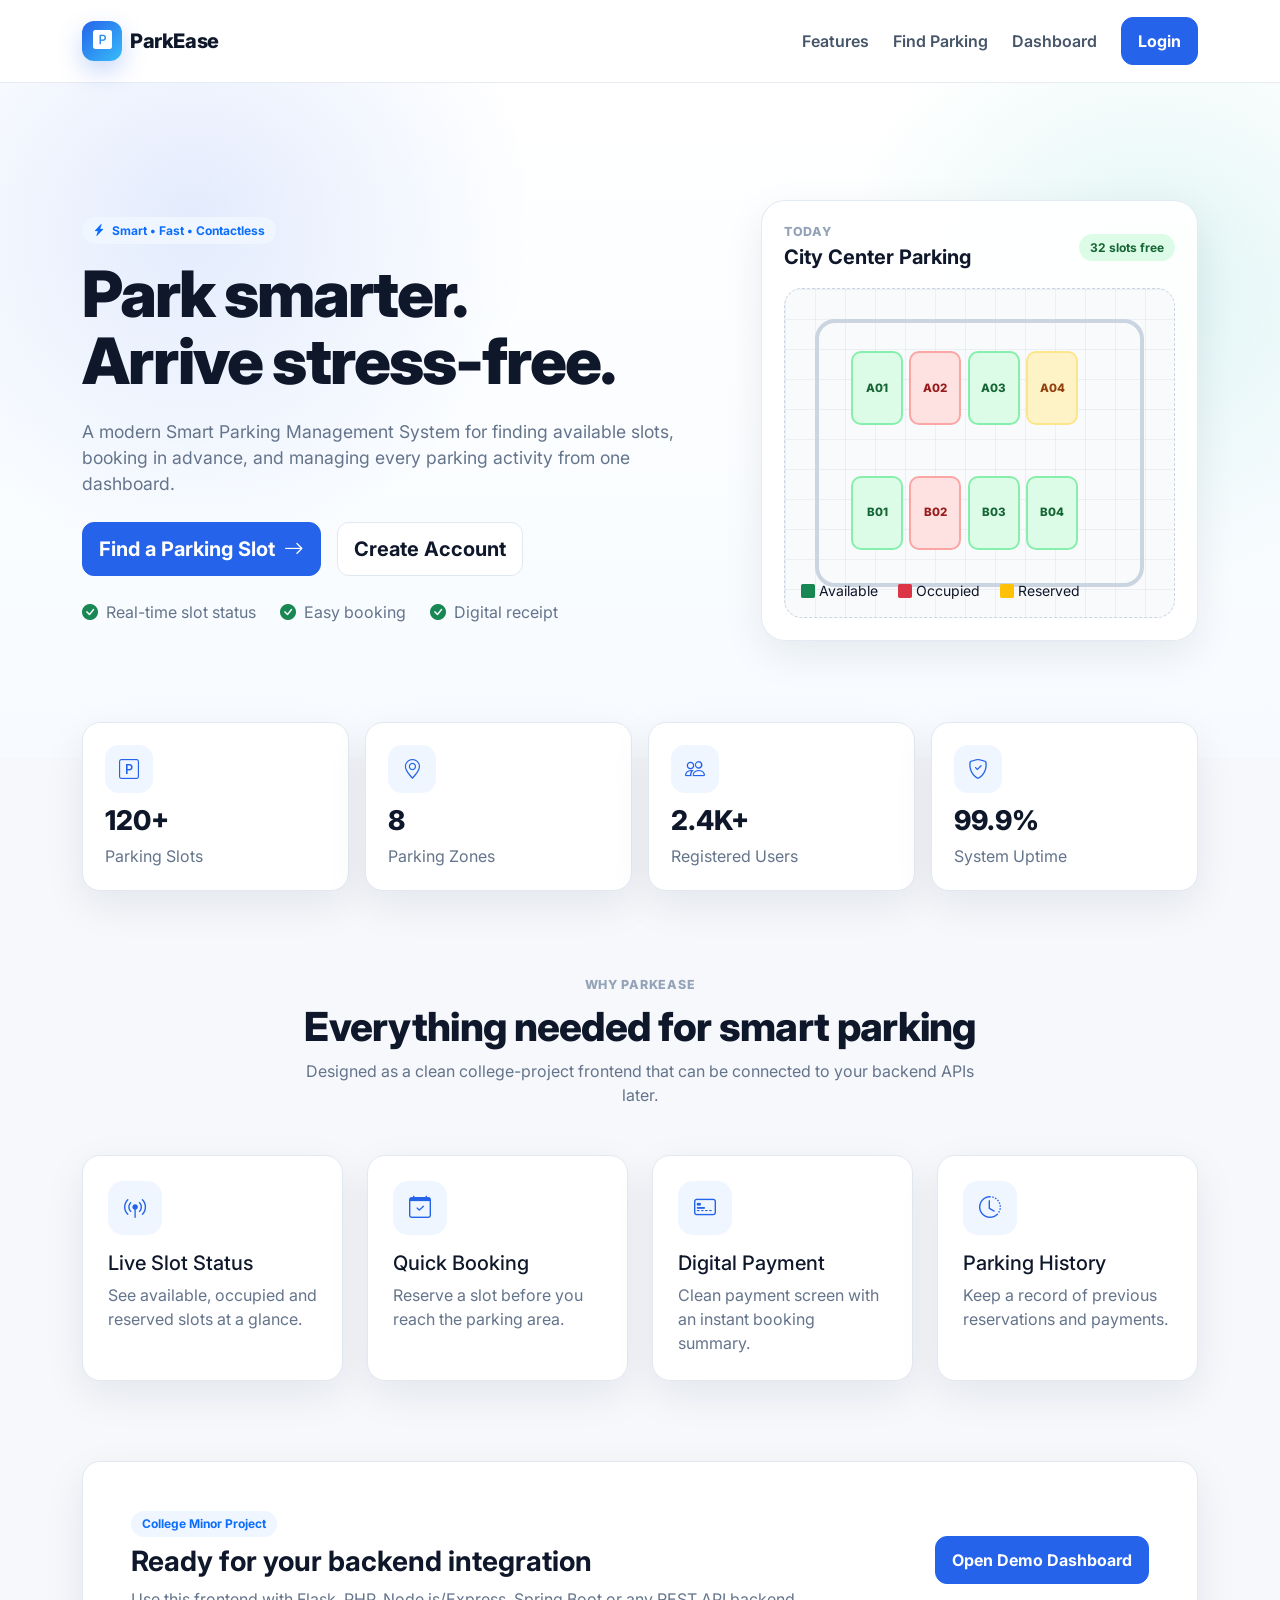
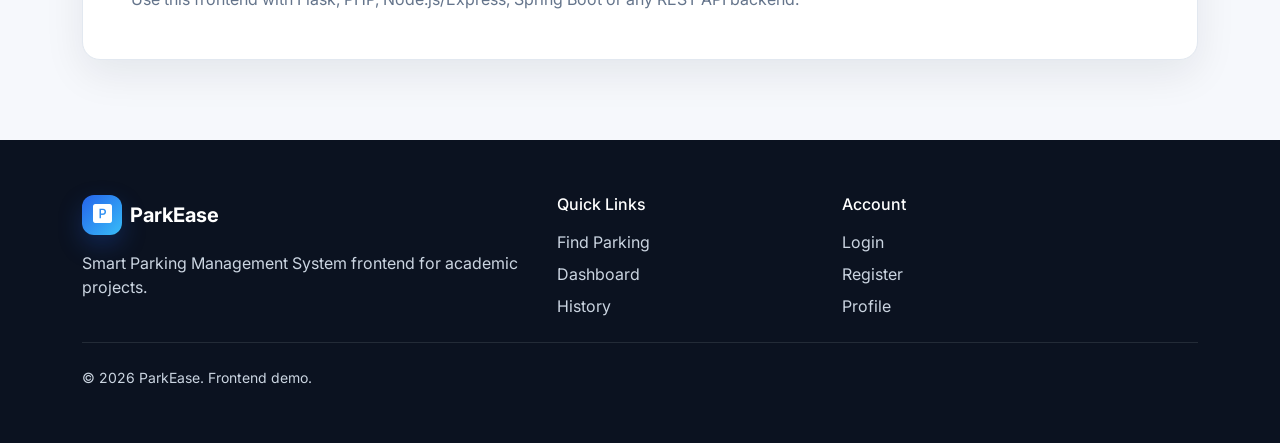
<file: Smart_Parking_Management_System_Frontend_Random_Names/index.html>
<!doctype html>
<html lang="en">
<head>
  <meta charset="utf-8">
  <meta name="viewport" content="width=device-width,initial-scale=1">
  <title>ParkEase — Smart Parking Management</title>
  <meta name="description" content="Smart Parking Management System frontend">
  <link rel="preconnect" href="https://fonts.googleapis.com">
  <link rel="preconnect" href="https://fonts.gstatic.com" crossorigin>
  <link href="https://fonts.googleapis.com/css2?family=Inter:wght@400;500;600;700;800&display=swap" rel="stylesheet">
  <link href="https://cdn.jsdelivr.net/npm/bootstrap@5.3.3/dist/css/bootstrap.min.css" rel="stylesheet">
  <link href="https://cdn.jsdelivr.net/npm/bootstrap-icons@1.11.3/font/bootstrap-icons.css" rel="stylesheet">
  <link rel="stylesheet" href="assets/css/style.css">
</head>
<body>
<nav class="navbar navbar-expand-lg navbar-custom">
  <div class="container py-2">
    <a class="navbar-brand d-flex align-items-center gap-2" href="index.html">
      <span class="brand-mark"><i class="bi bi-p-square-fill"></i></span>
      <span class="brand-text">ParkEase</span>
    </a>
    <button class="navbar-toggler" data-bs-toggle="collapse" data-bs-target="#nav"><span class="navbar-toggler-icon"></span></button>
    <div id="nav" class="collapse navbar-collapse">
      <ul class="navbar-nav ms-auto align-items-lg-center gap-lg-2">
        <li class="nav-item"><a class="nav-link" href="#features">Features</a></li>
        <li class="nav-item"><a class="nav-link" href="parking.html">Find Parking</a></li>
        <li class="nav-item"><a class="nav-link" href="dashboard.html">Dashboard</a></li>
        <li class="nav-item ms-lg-2"><a class="btn btn-primary-custom" href="login.html">Login</a></li>
      </ul>
    </div>
  </div>
</nav>

<section class="hero">
  <div class="container py-5">
    <div class="row align-items-center g-5">
      <div class="col-lg-7">
        <span class="badge badge-soft bg-soft text-primary mb-3"><i class="bi bi-lightning-charge-fill me-1"></i> Smart • Fast • Contactless</span>
        <h1 class="hero-title mb-4">Park smarter.<br>Arrive stress-free.</h1>
        <p class="hero-subtitle mb-4">A modern Smart Parking Management System for finding available slots, booking in advance, and managing every parking activity from one dashboard.</p>
        <div class="d-flex flex-wrap gap-3">
          <a href="parking.html" class="btn btn-primary-custom btn-lg">Find a Parking Slot <i class="bi bi-arrow-right ms-1"></i></a>
          <a href="register.html" class="btn btn-outline-custom btn-lg">Create Account</a>
        </div>
        <div class="d-flex flex-wrap gap-4 mt-4 text-muted-custom">
          <span><i class="bi bi-check-circle-fill text-success me-1"></i> Real-time slot status</span>
          <span><i class="bi bi-check-circle-fill text-success me-1"></i> Easy booking</span>
          <span><i class="bi bi-check-circle-fill text-success me-1"></i> Digital receipt</span>
        </div>
      </div>
      <div class="col-lg-5">
        <div class="hero-card">
          <div class="d-flex justify-content-between align-items-center mb-3">
            <div><div class="small-label">Today</div><div class="fw-bold fs-5">City Center Parking</div></div>
            <span class="badge badge-soft badge-available">32 slots free</span>
          </div>
          <div class="map-placeholder" style="min-height:330px">
            <div class="parking-lot"></div>
            <div class="map-spot avail" style="left:17%;top:19%">A01</div>
            <div class="map-spot occ" style="left:32%;top:19%">A02</div>
            <div class="map-spot avail" style="left:47%;top:19%">A03</div>
            <div class="map-spot res" style="left:62%;top:19%">A04</div>
            <div class="map-spot avail" style="left:17%;top:57%">B01</div>
            <div class="map-spot occ" style="left:32%;top:57%">B02</div>
            <div class="map-spot avail" style="left:47%;top:57%">B03</div>
            <div class="map-spot avail" style="left:62%;top:57%">B04</div>
            <div class="position-absolute bottom-0 start-0 p-3 small">
              <span class="me-3"><i class="bi bi-square-fill text-success"></i> Available</span>
              <span class="me-3"><i class="bi bi-square-fill text-danger"></i> Occupied</span>
              <span><i class="bi bi-square-fill text-warning"></i> Reserved</span>
            </div>
          </div>
        </div>
      </div>
    </div>
  </div>
</section>

<section class="stats-strip">
  <div class="container">
    <div class="row g-3">
      <div class="col-md-3"><div class="stat-card"><div class="stat-icon"><i class="bi bi-p-square"></i></div><div class="stat-value">120+</div><div class="text-muted-custom">Parking Slots</div></div></div>
      <div class="col-md-3"><div class="stat-card"><div class="stat-icon"><i class="bi bi-geo-alt"></i></div><div class="stat-value">8</div><div class="text-muted-custom">Parking Zones</div></div></div>
      <div class="col-md-3"><div class="stat-card"><div class="stat-icon"><i class="bi bi-people"></i></div><div class="stat-value">2.4K+</div><div class="text-muted-custom">Registered Users</div></div></div>
      <div class="col-md-3"><div class="stat-card"><div class="stat-icon"><i class="bi bi-shield-check"></i></div><div class="stat-value">99.9%</div><div class="text-muted-custom">System Uptime</div></div></div>
    </div>
  </div>
</section>

<section id="features" class="section-pad">
  <div class="container">
    <div class="text-center mb-5">
      <span class="small-label">Why ParkEase</span>
      <h2 class="section-title display-6 mt-2">Everything needed for smart parking</h2>
      <p class="text-muted-custom mx-auto" style="max-width:680px">Designed as a clean college-project frontend that can be connected to your backend APIs later.</p>
    </div>
    <div class="row g-4">
      <div class="col-md-6 col-lg-3"><div class="feature-card"><div class="feature-icon mb-3"><i class="bi bi-broadcast-pin"></i></div><h5>Live Slot Status</h5><p class="text-muted-custom mb-0">See available, occupied and reserved slots at a glance.</p></div></div>
      <div class="col-md-6 col-lg-3"><div class="feature-card"><div class="feature-icon mb-3"><i class="bi bi-calendar-check"></i></div><h5>Quick Booking</h5><p class="text-muted-custom mb-0">Reserve a slot before you reach the parking area.</p></div></div>
      <div class="col-md-6 col-lg-3"><div class="feature-card"><div class="feature-icon mb-3"><i class="bi bi-credit-card-2-front"></i></div><h5>Digital Payment</h5><p class="text-muted-custom mb-0">Clean payment screen with an instant booking summary.</p></div></div>
      <div class="col-md-6 col-lg-3"><div class="feature-card"><div class="feature-icon mb-3"><i class="bi bi-clock-history"></i></div><h5>Parking History</h5><p class="text-muted-custom mb-0">Keep a record of previous reservations and payments.</p></div></div>
    </div>
  </div>
</section>

<section class="section-pad pt-0">
  <div class="container">
    <div class="panel p-4 p-lg-5">
      <div class="row align-items-center g-4">
        <div class="col-lg-8">
          <span class="badge badge-soft bg-soft text-primary mb-2">College Minor Project</span>
          <h3 class="fw-bold">Ready for your backend integration</h3>
          <p class="text-muted-custom mb-0">Use this frontend with Flask, PHP, Node.js/Express, Spring Boot or any REST API backend.</p>
        </div>
        <div class="col-lg-4 text-lg-end"><a href="dashboard.html" class="btn btn-primary-custom">Open Demo Dashboard</a></div>
      </div>
    </div>
  </div>
</section>

<footer class="footer">
  <div class="container">
    <div class="row g-4">
      <div class="col-lg-5"><div class="d-flex align-items-center gap-2 mb-3"><span class="brand-mark"><i class="bi bi-p-square-fill"></i></span><span class="text-white fw-bold fs-5">ParkEase</span></div><p class="mb-0">Smart Parking Management System frontend for academic projects.</p></div>
      <div class="col-6 col-lg-3"><h6 class="text-white">Quick Links</h6><div class="d-flex flex-column gap-2 mt-3"><a href="parking.html">Find Parking</a><a href="dashboard.html">Dashboard</a><a href="history.html">History</a></div></div>
      <div class="col-6 col-lg-4"><h6 class="text-white">Account</h6><div class="d-flex flex-column gap-2 mt-3"><a href="login.html">Login</a><a href="register.html">Register</a><a href="profile.html">Profile</a></div></div>
    </div>
    <hr class="border-secondary my-4">
    <div class="small">© <span data-year></span> ParkEase. Frontend demo.</div>
  </div>
</footer>
<script src="https://cdn.jsdelivr.net/npm/bootstrap@5.3.3/dist/js/bootstrap.bundle.min.js"></script>
<script src="assets/js/app.js"></script>
</body>
</html>
</file>
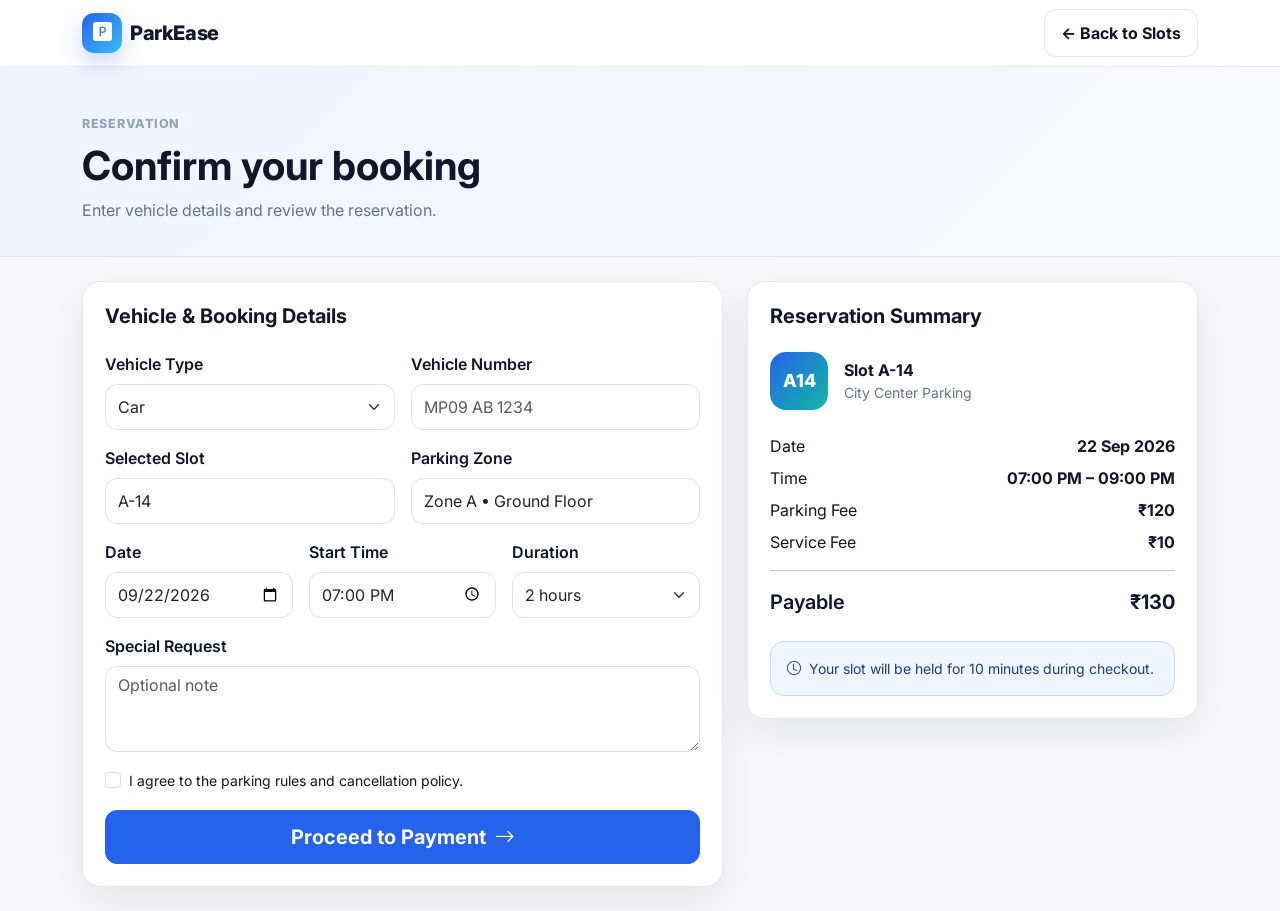
<file: Smart_Parking_Management_System_Frontend_Random_Names/booking.html>
<!doctype html>
<html lang="en"><head>
<meta charset="utf-8"><meta name="viewport" content="width=device-width,initial-scale=1">
<title>Book Slot — ParkEase</title>
<link href="https://fonts.googleapis.com/css2?family=Inter:wght@400;500;600;700;800&display=swap" rel="stylesheet">
<link href="https://cdn.jsdelivr.net/npm/bootstrap@5.3.3/dist/css/bootstrap.min.css" rel="stylesheet">
<link href="https://cdn.jsdelivr.net/npm/bootstrap-icons@1.11.3/font/bootstrap-icons.css" rel="stylesheet">
<link rel="stylesheet" href="assets/css/style.css">
</head><body>
<nav class="navbar navbar-custom"><div class="container"><a class="navbar-brand d-flex align-items-center gap-2" href="index.html"><span class="brand-mark"><i class="bi bi-p-square-fill"></i></span><span class="brand-text">ParkEase</span></a><a href="parking.html" class="btn btn-outline-custom">← Back to Slots</a></div></nav>
<section class="page-header"><div class="container"><div class="small-label">Reservation</div><h1 class="fw-bold mt-2 mb-2">Confirm your booking</h1><p class="text-muted-custom mb-0">Enter vehicle details and review the reservation.</p></div></section>
<main class="container py-4"><div class="row g-4">
<div class="col-lg-7"><div class="panel"><h5 class="fw-bold mb-4">Vehicle & Booking Details</h5>
<form id="bookingForm">
<div class="row g-3">
<div class="col-md-6"><label class="form-label fw-semibold">Vehicle Type</label><select class="form-select"><option>Car</option><option>Bike</option><option>EV Car</option></select></div>
<div class="col-md-6"><label class="form-label fw-semibold">Vehicle Number</label><input class="form-control" placeholder="MP09 AB 1234" required></div>
<div class="col-md-6"><label class="form-label fw-semibold">Selected Slot</label><input id="selectedSlot" class="form-control" value="A-14" readonly></div>
<div class="col-md-6"><label class="form-label fw-semibold">Parking Zone</label><input class="form-control" value="Zone A • Ground Floor" readonly></div>
<div class="col-md-4"><label class="form-label fw-semibold">Date</label><input type="date" class="form-control" value="2026-09-22"></div>
<div class="col-md-4"><label class="form-label fw-semibold">Start Time</label><input type="time" class="form-control" value="19:00"></div>
<div class="col-md-4"><label class="form-label fw-semibold">Duration</label><select class="form-select"><option>2 hours</option><option>3 hours</option><option>4 hours</option><option>5 hours</option></select></div>
<div class="col-12"><label class="form-label fw-semibold">Special Request</label><textarea class="form-control" rows="3" placeholder="Optional note"></textarea></div>
<div class="col-12"><div class="form-check"><input class="form-check-input" type="checkbox" required id="terms"><label for="terms" class="form-check-label small">I agree to the parking rules and cancellation policy.</label></div></div>
<div class="col-12"><button class="btn btn-primary-custom btn-lg w-100">Proceed to Payment <i class="bi bi-arrow-right ms-1"></i></button></div>
</div>
</form>
</div></div>
<div class="col-lg-5"><div class="panel sticky-lg-top" style="top:92px"><h5 class="fw-bold">Reservation Summary</h5>
<div class="d-flex align-items-center gap-3 my-4"><div class="profile-avatar" style="width:58px;height:58px;border-radius:16px;font-size:18px">A14</div><div><div class="fw-bold">Slot A-14</div><div class="small text-muted-custom">City Center Parking</div></div></div>
<div class="d-flex justify-content-between mb-2"><span>Date</span><strong>22 Sep 2026</strong></div>
<div class="d-flex justify-content-between mb-2"><span>Time</span><strong>07:00 PM – 09:00 PM</strong></div>
<div class="d-flex justify-content-between mb-2"><span>Parking Fee</span><strong>₹120</strong></div>
<div class="d-flex justify-content-between mb-2"><span>Service Fee</span><strong>₹10</strong></div><hr>
<div class="d-flex justify-content-between fs-5"><span class="fw-semibold">Payable</span><strong>₹130</strong></div>
<div class="alert-soft p-3 mt-4 small"><i class="bi bi-clock me-1"></i> Your slot will be held for 10 minutes during checkout.</div>
</div></div></div></main>
<script src="assets/js/app.js"></script></body></html>
</file>
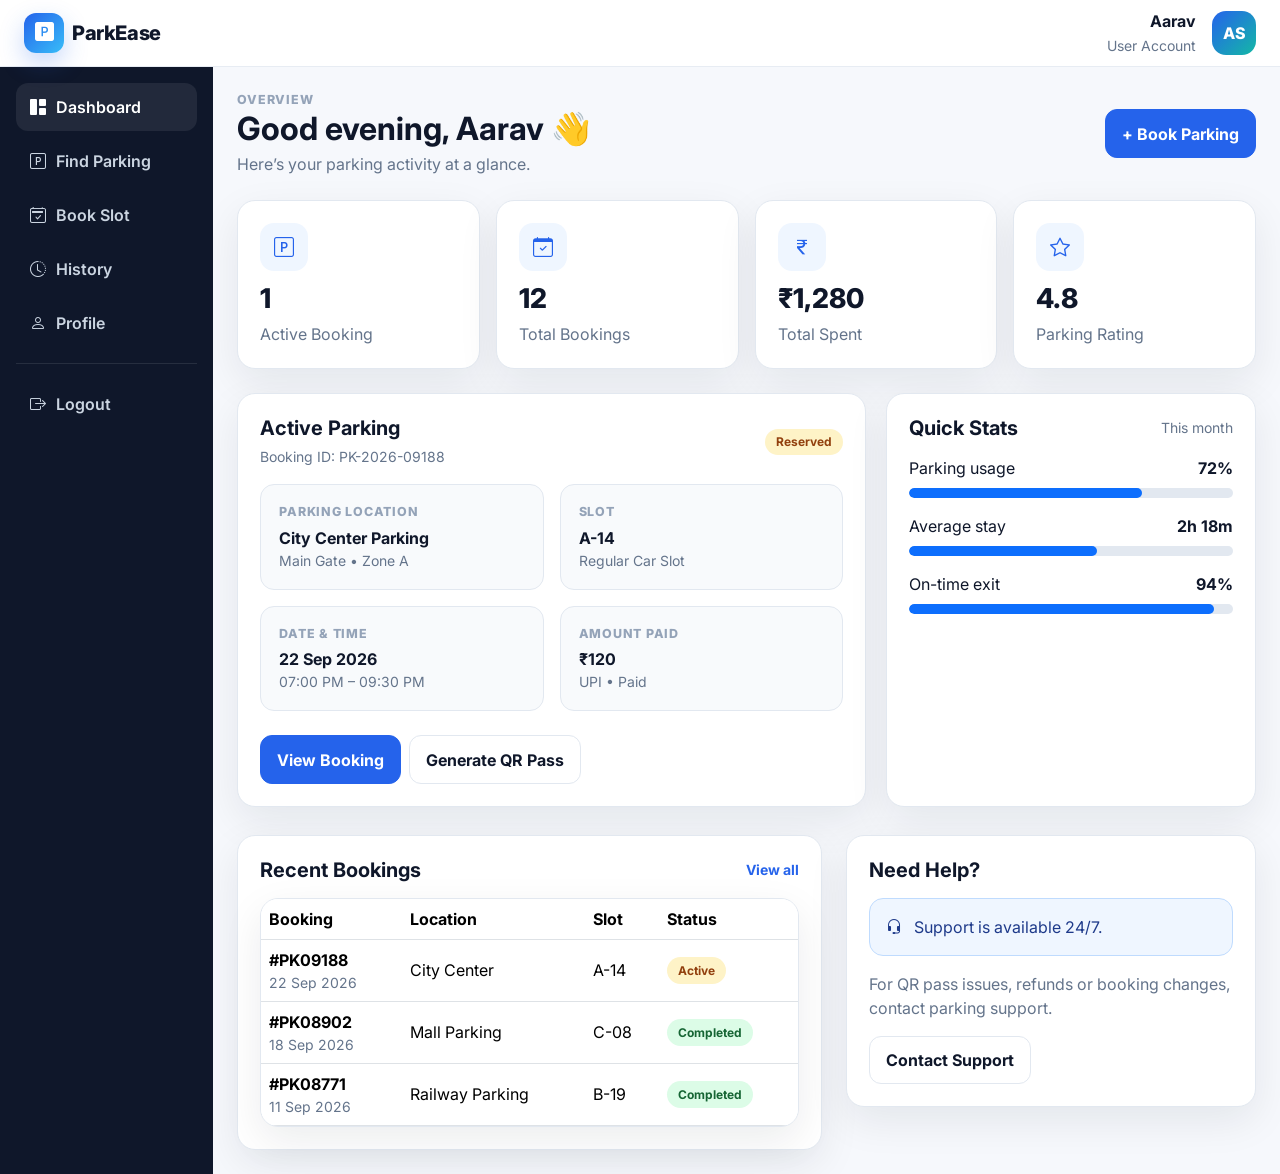
<file: Smart_Parking_Management_System_Frontend_Random_Names/dashboard.html>
<!doctype html>
<html lang="en"><head>
<meta charset="utf-8"><meta name="viewport" content="width=device-width,initial-scale=1">
<title>Dashboard — ParkEase</title>
<link href="https://fonts.googleapis.com/css2?family=Inter:wght@400;500;600;700;800&display=swap" rel="stylesheet">
<link href="https://cdn.jsdelivr.net/npm/bootstrap@5.3.3/dist/css/bootstrap.min.css" rel="stylesheet">
<link href="https://cdn.jsdelivr.net/npm/bootstrap-icons@1.11.3/font/bootstrap-icons.css" rel="stylesheet">
<link rel="stylesheet" href="assets/css/style.css">
</head><body>
<nav class="navbar navbar-custom"><div class="container-fluid px-3 px-lg-4">
<a class="navbar-brand d-flex align-items-center gap-2" href="index.html"><span class="brand-mark"><i class="bi bi-p-square-fill"></i></span><span class="brand-text">ParkEase</span></a>
<div class="ms-auto d-flex align-items-center gap-3"><div class="d-none d-md-block text-end"><div class="fw-bold">Aarav</div><small class="text-muted-custom">User Account</small></div><a href="profile.html" class="profile-avatar" style="width:44px;height:44px;border-radius:14px;font-size:16px">AS</a></div>
</div></nav>

<div class="container-fluid"><div class="row">
<aside class="col-lg-2 sidebar p-3">
<a class="active" href="dashboard.html"><i class="bi bi-grid-1x2-fill"></i> Dashboard</a>
<a href="parking.html"><i class="bi bi-p-square"></i> Find Parking</a>
<a href="booking.html"><i class="bi bi-calendar2-check"></i> Book Slot</a>
<a href="history.html"><i class="bi bi-clock-history"></i> History</a>
<a href="profile.html"><i class="bi bi-person"></i> Profile</a>
<hr class="border-secondary">
<a href="index.html"><i class="bi bi-box-arrow-right"></i> Logout</a>
</aside>

<main class="col-lg-10 p-3 p-lg-4">
<div class="d-flex justify-content-between align-items-center mb-4"><div><div class="small-label">Overview</div><h2 class="fw-bold mb-1">Good evening, Aarav 👋</h2><p class="text-muted-custom mb-0">Here’s your parking activity at a glance.</p></div><a href="parking.html" class="btn btn-primary-custom">+ Book Parking</a></div>

<div class="row g-3 mb-4">
<div class="col-sm-6 col-xl-3"><div class="stat-card"><div class="stat-icon"><i class="bi bi-p-square"></i></div><div class="stat-value">1</div><div class="text-muted-custom">Active Booking</div></div></div>
<div class="col-sm-6 col-xl-3"><div class="stat-card"><div class="stat-icon"><i class="bi bi-calendar-check"></i></div><div class="stat-value">12</div><div class="text-muted-custom">Total Bookings</div></div></div>
<div class="col-sm-6 col-xl-3"><div class="stat-card"><div class="stat-icon"><i class="bi bi-currency-rupee"></i></div><div class="stat-value">₹1,280</div><div class="text-muted-custom">Total Spent</div></div></div>
<div class="col-sm-6 col-xl-3"><div class="stat-card"><div class="stat-icon"><i class="bi bi-star"></i></div><div class="stat-value">4.8</div><div class="text-muted-custom">Parking Rating</div></div></div>
</div>

<div class="dashboard-grid">
<div class="panel">
<div class="d-flex justify-content-between align-items-center mb-3"><div><h5 class="fw-bold mb-1">Active Parking</h5><span class="small text-muted-custom">Booking ID: PK-2026-09188</span></div><span class="badge badge-soft badge-reserved">Reserved</span></div>
<div class="row g-3">
<div class="col-md-6"><div class="kpi"><div class="small-label">Parking Location</div><div class="fw-bold mt-1">City Center Parking</div><div class="small text-muted-custom">Main Gate • Zone A</div></div></div>
<div class="col-md-6"><div class="kpi"><div class="small-label">Slot</div><div class="fw-bold mt-1">A-14</div><div class="small text-muted-custom">Regular Car Slot</div></div></div>
<div class="col-md-6"><div class="kpi"><div class="small-label">Date & Time</div><div class="fw-bold mt-1">22 Sep 2026</div><div class="small text-muted-custom">07:00 PM – 09:30 PM</div></div></div>
<div class="col-md-6"><div class="kpi"><div class="small-label">Amount Paid</div><div class="fw-bold mt-1">₹120</div><div class="small text-muted-custom">UPI • Paid</div></div></div>
</div>
<div class="d-flex flex-wrap gap-2 mt-4"><a href="booking.html" class="btn btn-primary-custom">View Booking</a><button class="btn btn-outline-custom" data-demo-action="QR pass generated for Booking PK-2026-09188">Generate QR Pass</button></div>
</div>
<div class="panel">
<div class="d-flex justify-content-between align-items-center mb-3"><h5 class="fw-bold mb-0">Quick Stats</h5><span class="small text-muted-custom">This month</span></div>
<div class="mb-3"><div class="d-flex justify-content-between mb-2"><span>Parking usage</span><strong>72%</strong></div><div class="progress"><div class="progress-bar" style="width:72%"></div></div></div>
<div class="mb-3"><div class="d-flex justify-content-between mb-2"><span>Average stay</span><strong>2h 18m</strong></div><div class="progress"><div class="progress-bar" style="width:58%"></div></div></div>
<div><div class="d-flex justify-content-between mb-2"><span>On-time exit</span><strong>94%</strong></div><div class="progress"><div class="progress-bar" style="width:94%"></div></div></div>
</div>
</div>

<div class="row g-4 mt-1">
<div class="col-lg-7"><div class="panel"><div class="d-flex justify-content-between align-items-center mb-3"><h5 class="fw-bold mb-0">Recent Bookings</h5><a href="history.html" class="small fw-bold text-primary-custom">View all</a></div>
<div class="table-responsive table-card"><table class="table align-middle"><thead><tr><th>Booking</th><th>Location</th><th>Slot</th><th>Status</th></tr></thead><tbody>
<tr><td><strong>#PK09188</strong><div class="small text-muted-custom">22 Sep 2026</div></td><td>City Center</td><td>A-14</td><td><span class="badge badge-soft badge-reserved">Active</span></td></tr>
<tr><td><strong>#PK08902</strong><div class="small text-muted-custom">18 Sep 2026</div></td><td>Mall Parking</td><td>C-08</td><td><span class="badge badge-soft badge-available">Completed</span></td></tr>
<tr><td><strong>#PK08771</strong><div class="small text-muted-custom">11 Sep 2026</div></td><td>Railway Parking</td><td>B-19</td><td><span class="badge badge-soft badge-available">Completed</span></td></tr>
</tbody></table></div>
</div></div>
<div class="col-lg-5"><div class="panel"><h5 class="fw-bold mb-3">Need Help?</h5><div class="alert-soft p-3 mb-3"><i class="bi bi-headset me-2"></i> Support is available 24/7.</div><p class="text-muted-custom">For QR pass issues, refunds or booking changes, contact parking support.</p><button class="btn btn-outline-custom" data-demo-action="Support ticket window opened">Contact Support</button></div></div>
</div>
</main></div></div>

<div class="position-fixed bottom-0 end-0 p-3"><div id="demoToast" class="toast" role="alert"><div class="toast-header"><strong class="me-auto">ParkEase</strong><button class="btn-close" data-bs-dismiss="toast"></button></div><div class="toast-body">Action completed.</div></div></div>
<script src="https://cdn.jsdelivr.net/npm/bootstrap@5.3.3/dist/js/bootstrap.bundle.min.js"></script><script src="assets/js/app.js"></script></body></html>
</file>
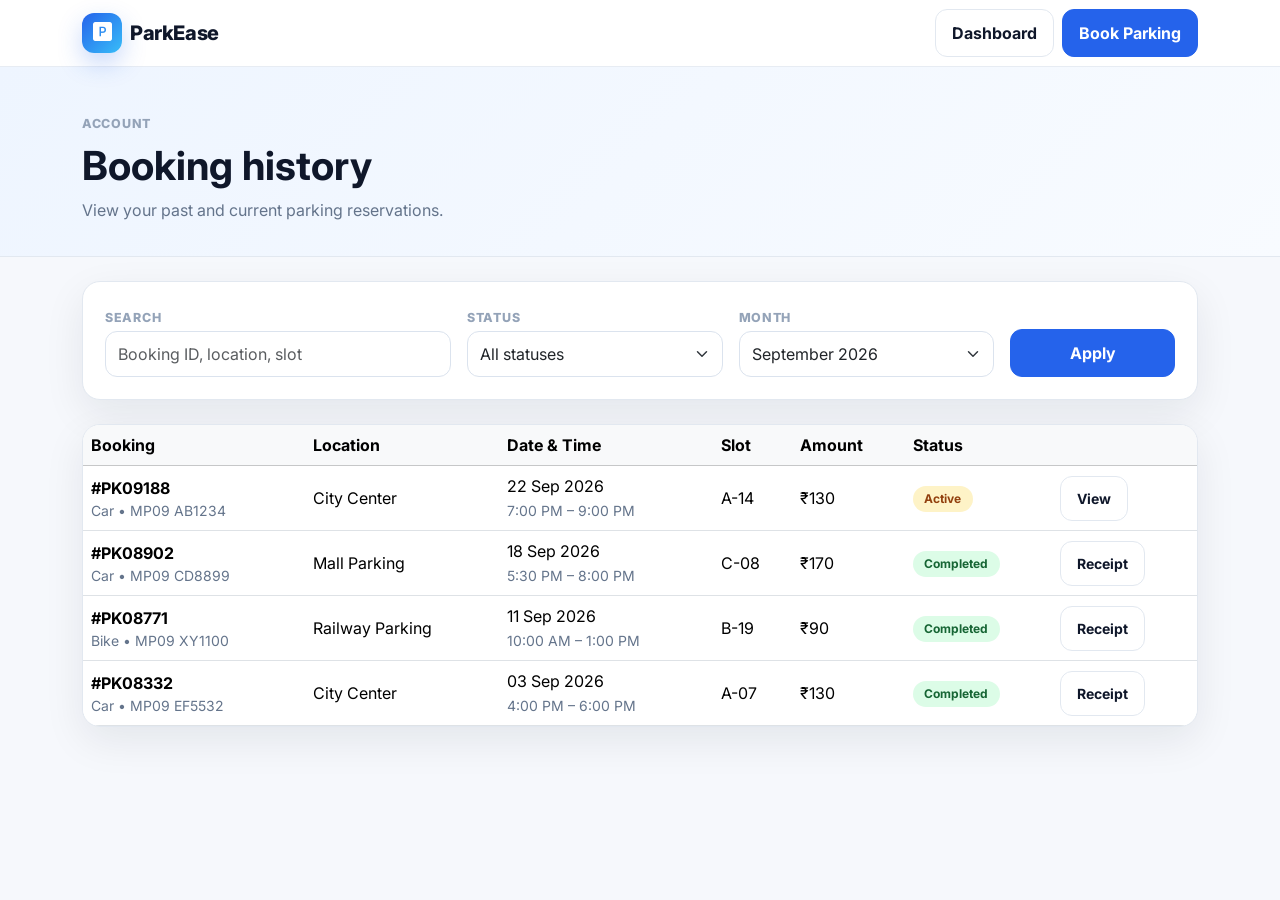
<file: Smart_Parking_Management_System_Frontend_Random_Names/history.html>
<!doctype html>
<html lang="en"><head>
<meta charset="utf-8"><meta name="viewport" content="width=device-width,initial-scale=1">
<title>History — ParkEase</title>
<link href="https://fonts.googleapis.com/css2?family=Inter:wght@400;500;600;700;800&display=swap" rel="stylesheet">
<link href="https://cdn.jsdelivr.net/npm/bootstrap@5.3.3/dist/css/bootstrap.min.css" rel="stylesheet">
<link href="https://cdn.jsdelivr.net/npm/bootstrap-icons@1.11.3/font/bootstrap-icons.css" rel="stylesheet">
<link rel="stylesheet" href="assets/css/style.css">
</head><body>
<nav class="navbar navbar-custom"><div class="container"><a class="navbar-brand d-flex align-items-center gap-2" href="index.html"><span class="brand-mark"><i class="bi bi-p-square-fill"></i></span><span class="brand-text">ParkEase</span></a><div class="d-flex gap-2"><a href="dashboard.html" class="btn btn-outline-custom">Dashboard</a><a href="parking.html" class="btn btn-primary-custom">Book Parking</a></div></div></nav>
<section class="page-header"><div class="container"><div class="small-label">Account</div><h1 class="fw-bold mt-2 mb-2">Booking history</h1><p class="text-muted-custom mb-0">View your past and current parking reservations.</p></div></section>
<main class="container py-4">
<div class="panel mb-4"><div class="row g-3 align-items-end"><div class="col-md-4"><label class="small-label mb-1">Search</label><input class="form-control" placeholder="Booking ID, location, slot"></div><div class="col-md-3"><label class="small-label mb-1">Status</label><select class="form-select"><option>All statuses</option><option>Active</option><option>Completed</option><option>Cancelled</option></select></div><div class="col-md-3"><label class="small-label mb-1">Month</label><select class="form-select"><option>September 2026</option><option>August 2026</option><option>July 2026</option></select></div><div class="col-md-2"><button class="btn btn-primary-custom w-100">Apply</button></div></div></div>
<div class="table-card"><div class="table-responsive"><table class="table align-middle"><thead class="table-light"><tr><th>Booking</th><th>Location</th><th>Date & Time</th><th>Slot</th><th>Amount</th><th>Status</th><th></th></tr></thead><tbody>
<tr><td><strong>#PK09188</strong><div class="small text-muted-custom">Car • MP09 AB1234</div></td><td>City Center</td><td>22 Sep 2026<br><span class="small text-muted-custom">7:00 PM – 9:00 PM</span></td><td>A-14</td><td>₹130</td><td><span class="badge badge-soft badge-reserved">Active</span></td><td><a href="booking.html" class="btn btn-sm btn-outline-custom">View</a></td></tr>
<tr><td><strong>#PK08902</strong><div class="small text-muted-custom">Car • MP09 CD8899</div></td><td>Mall Parking</td><td>18 Sep 2026<br><span class="small text-muted-custom">5:30 PM – 8:00 PM</span></td><td>C-08</td><td>₹170</td><td><span class="badge badge-soft badge-available">Completed</span></td><td><button class="btn btn-sm btn-outline-custom" data-demo-action="Receipt downloaded for PK-08902">Receipt</button></td></tr>
<tr><td><strong>#PK08771</strong><div class="small text-muted-custom">Bike • MP09 XY1100</div></td><td>Railway Parking</td><td>11 Sep 2026<br><span class="small text-muted-custom">10:00 AM – 1:00 PM</span></td><td>B-19</td><td>₹90</td><td><span class="badge badge-soft badge-available">Completed</span></td><td><button class="btn btn-sm btn-outline-custom" data-demo-action="Receipt downloaded for PK-08771">Receipt</button></td></tr>
<tr><td><strong>#PK08332</strong><div class="small text-muted-custom">Car • MP09 EF5532</div></td><td>City Center</td><td>03 Sep 2026<br><span class="small text-muted-custom">4:00 PM – 6:00 PM</span></td><td>A-07</td><td>₹130</td><td><span class="badge badge-soft badge-available">Completed</span></td><td><button class="btn btn-sm btn-outline-custom" data-demo-action="Receipt downloaded for PK-08332">Receipt</button></td></tr>
</tbody></table></div></div>
</main>
<div class="position-fixed bottom-0 end-0 p-3"><div id="demoToast" class="toast"><div class="toast-header"><strong class="me-auto">ParkEase</strong><button class="btn-close" data-bs-dismiss="toast"></button></div><div class="toast-body">Done.</div></div></div>
<script src="https://cdn.jsdelivr.net/npm/bootstrap@5.3.3/dist/js/bootstrap.bundle.min.js"></script><script src="assets/js/app.js"></script></body></html>
</file>
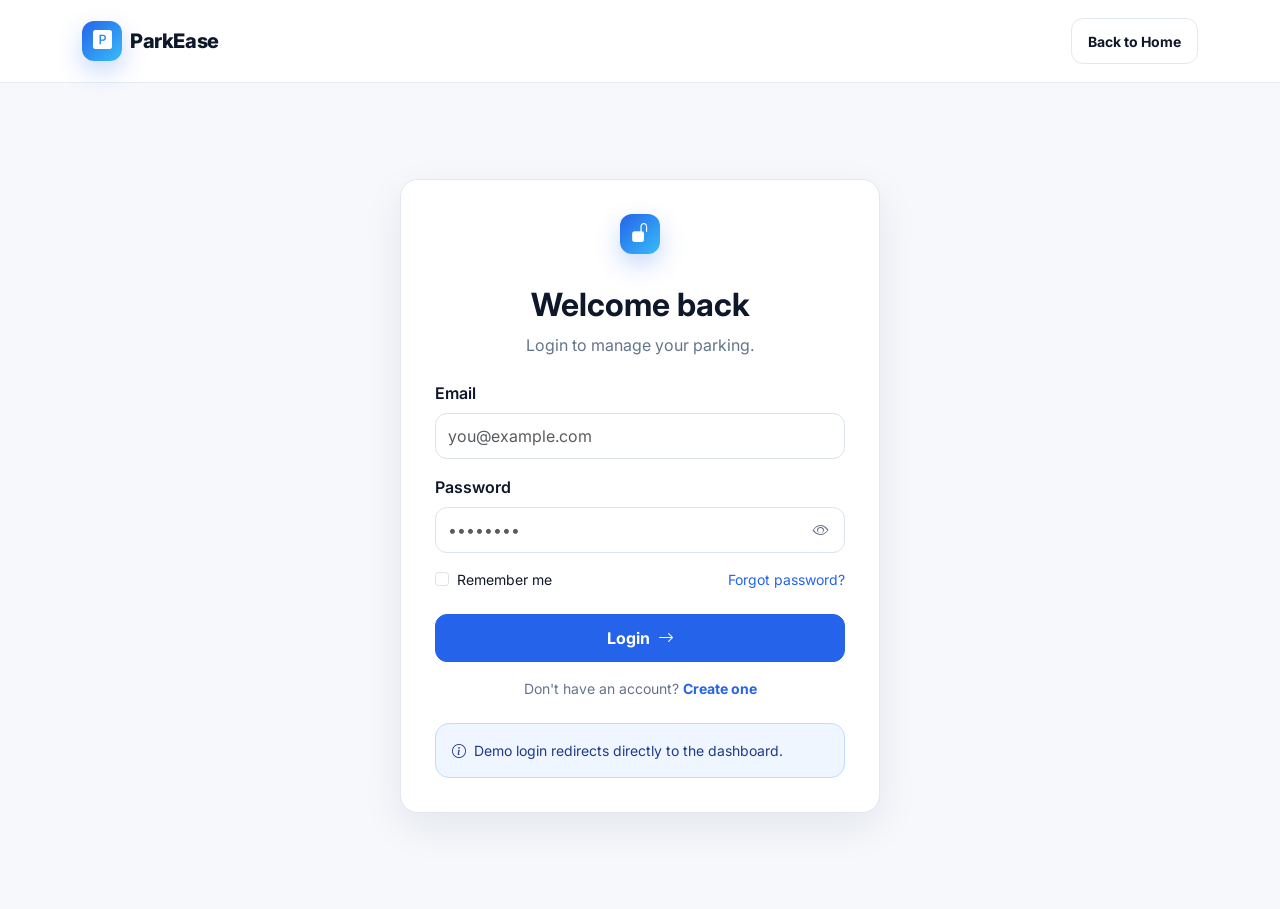
<file: Smart_Parking_Management_System_Frontend_Random_Names/login.html>
<!doctype html>
<html lang="en"><head>
<meta charset="utf-8"><meta name="viewport" content="width=device-width,initial-scale=1">
<title>Login — ParkEase</title>
<link href="https://fonts.googleapis.com/css2?family=Inter:wght@400;500;600;700;800&display=swap" rel="stylesheet">
<link href="https://cdn.jsdelivr.net/npm/bootstrap@5.3.3/dist/css/bootstrap.min.css" rel="stylesheet">
<link href="https://cdn.jsdelivr.net/npm/bootstrap-icons@1.11.3/font/bootstrap-icons.css" rel="stylesheet">
<link rel="stylesheet" href="assets/css/style.css">
</head><body>
<nav class="navbar navbar-custom"><div class="container py-2">
<a class="navbar-brand d-flex align-items-center gap-2" href="index.html"><span class="brand-mark"><i class="bi bi-p-square-fill"></i></span><span class="brand-text">ParkEase</span></a>
<a href="index.html" class="btn btn-outline-custom btn-sm">Back to Home</a>
</div></nav>
<main class="auth-wrap"><div class="container"><div class="auth-card">
<div class="text-center mb-4"><span class="brand-mark mb-3"><i class="bi bi-unlock-fill"></i></span><h2 class="fw-bold mt-3">Welcome back</h2><p class="text-muted-custom">Login to manage your parking.</p></div>
<form onsubmit="event.preventDefault();window.location.href='dashboard.html'">
<label class="form-label fw-semibold">Email</label><input class="form-control mb-3" type="email" placeholder="you@example.com" required>
<label class="form-label fw-semibold">Password</label>
<div class="position-relative mb-3"><input id="loginPassword" class="form-control pe-5" type="password" placeholder="••••••••" required><i class="bi bi-eye position-absolute end-0 top-50 translate-middle-y me-3 password-toggle" data-password-toggle="#loginPassword"></i></div>
<div class="d-flex justify-content-between align-items-center mb-4"><label class="small"><input type="checkbox" class="form-check-input me-1"> Remember me</label><a href="#" class="small text-primary-custom">Forgot password?</a></div>
<button class="btn btn-primary-custom w-100 mb-3">Login <i class="bi bi-arrow-right ms-1"></i></button>
<div class="text-center small text-muted-custom">Don't have an account? <a href="register.html" class="fw-bold text-primary-custom">Create one</a></div>
</form>
<div class="alert alert-soft mt-4 mb-0 small"><i class="bi bi-info-circle me-1"></i> Demo login redirects directly to the dashboard.</div>
</div></div></main>
<script src="https://cdn.jsdelivr.net/npm/bootstrap@5.3.3/dist/js/bootstrap.bundle.min.js"></script>
<script src="assets/js/app.js"></script></body></html>
</file>
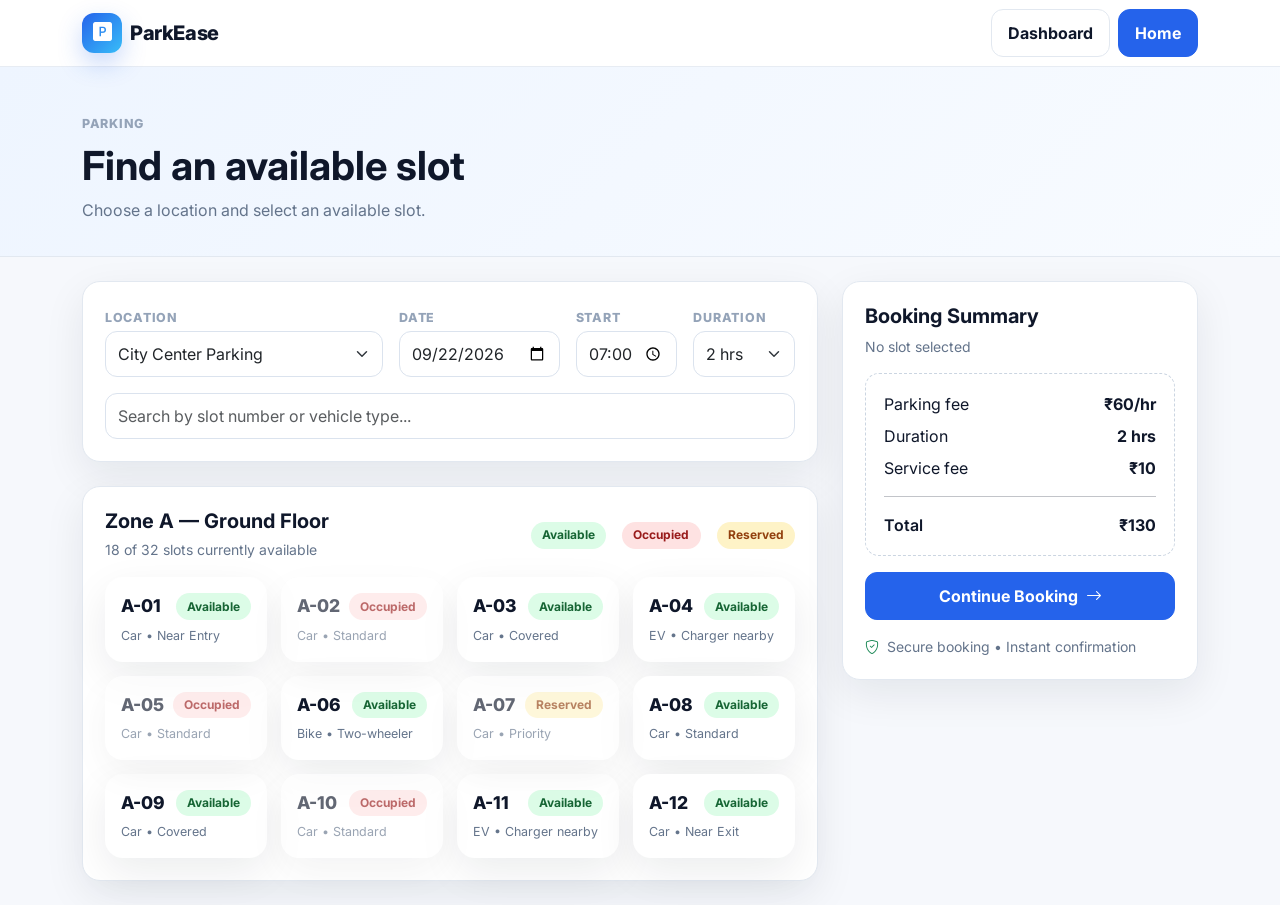
<file: Smart_Parking_Management_System_Frontend_Random_Names/parking.html>
<!doctype html>
<html lang="en"><head>
<meta charset="utf-8"><meta name="viewport" content="width=device-width,initial-scale=1">
<title>Find Parking — ParkEase</title>
<link href="https://fonts.googleapis.com/css2?family=Inter:wght@400;500;600;700;800&display=swap" rel="stylesheet">
<link href="https://cdn.jsdelivr.net/npm/bootstrap@5.3.3/dist/css/bootstrap.min.css" rel="stylesheet">
<link href="https://cdn.jsdelivr.net/npm/bootstrap-icons@1.11.3/font/bootstrap-icons.css" rel="stylesheet">
<link rel="stylesheet" href="assets/css/style.css">
</head><body>
<nav class="navbar navbar-custom"><div class="container">
<a class="navbar-brand d-flex align-items-center gap-2" href="index.html"><span class="brand-mark"><i class="bi bi-p-square-fill"></i></span><span class="brand-text">ParkEase</span></a>
<div class="d-flex gap-2"><a href="dashboard.html" class="btn btn-outline-custom">Dashboard</a><a href="index.html" class="btn btn-primary-custom">Home</a></div>
</div></nav>
<section class="page-header"><div class="container"><div class="small-label">Parking</div><h1 class="fw-bold mt-2 mb-2">Find an available slot</h1><p class="text-muted-custom mb-0">Choose a location and select an available slot.</p></div></section>
<main class="container py-4">
<div class="row g-4">
<div class="col-lg-8">
<div class="panel mb-4">
<div class="row g-3">
<div class="col-md-5"><label class="small-label mb-1">Location</label><select class="form-select"><option>City Center Parking</option><option>Mall Parking</option><option>Railway Parking</option></select></div>
<div class="col-md-3"><label class="small-label mb-1">Date</label><input type="date" class="form-control" value="2026-09-22"></div>
<div class="col-md-2"><label class="small-label mb-1">Start</label><input type="time" class="form-control" value="19:00"></div>
<div class="col-md-2"><label class="small-label mb-1">Duration</label><select class="form-select"><option>2 hrs</option><option>3 hrs</option><option>4 hrs</option></select></div>
</div>
<div class="mt-3"><input id="slotSearch" class="form-control" placeholder="Search by slot number or vehicle type..."></div>
</div>
<div class="panel">
<div class="d-flex flex-wrap justify-content-between align-items-center gap-2 mb-3"><div><h5 class="fw-bold mb-1">Zone A — Ground Floor</h5><span class="small text-muted-custom">18 of 32 slots currently available</span></div><div class="small"><span class="me-3"><span class="badge badge-soft badge-available">Available</span></span><span class="me-3"><span class="badge badge-soft badge-occupied">Occupied</span></span><span><span class="badge badge-soft badge-reserved">Reserved</span></span></div></div>
<div class="slot-grid">
<div class="slot-card" data-slot-id="A-01"><div class="slot-top"><span class="slot-no">A-01</span><span class="badge badge-soft badge-available">Available</span></div><div class="slot-meta">Car • Near Entry</div></div>
<div class="slot-card disabled" data-slot-id="A-02"><div class="slot-top"><span class="slot-no">A-02</span><span class="badge badge-soft badge-occupied">Occupied</span></div><div class="slot-meta">Car • Standard</div></div>
<div class="slot-card" data-slot-id="A-03"><div class="slot-top"><span class="slot-no">A-03</span><span class="badge badge-soft badge-available">Available</span></div><div class="slot-meta">Car • Covered</div></div>
<div class="slot-card" data-slot-id="A-04"><div class="slot-top"><span class="slot-no">A-04</span><span class="badge badge-soft badge-available">Available</span></div><div class="slot-meta">EV • Charger nearby</div></div>
<div class="slot-card disabled" data-slot-id="A-05"><div class="slot-top"><span class="slot-no">A-05</span><span class="badge badge-soft badge-occupied">Occupied</span></div><div class="slot-meta">Car • Standard</div></div>
<div class="slot-card" data-slot-id="A-06"><div class="slot-top"><span class="slot-no">A-06</span><span class="badge badge-soft badge-available">Available</span></div><div class="slot-meta">Bike • Two-wheeler</div></div>
<div class="slot-card disabled" data-slot-id="A-07"><div class="slot-top"><span class="slot-no">A-07</span><span class="badge badge-soft badge-reserved">Reserved</span></div><div class="slot-meta">Car • Priority</div></div>
<div class="slot-card" data-slot-id="A-08"><div class="slot-top"><span class="slot-no">A-08</span><span class="badge badge-soft badge-available">Available</span></div><div class="slot-meta">Car • Standard</div></div>
<div class="slot-card" data-slot-id="A-09"><div class="slot-top"><span class="slot-no">A-09</span><span class="badge badge-soft badge-available">Available</span></div><div class="slot-meta">Car • Covered</div></div>
<div class="slot-card disabled" data-slot-id="A-10"><div class="slot-top"><span class="slot-no">A-10</span><span class="badge badge-soft badge-occupied">Occupied</span></div><div class="slot-meta">Car • Standard</div></div>
<div class="slot-card" data-slot-id="A-11"><div class="slot-top"><span class="slot-no">A-11</span><span class="badge badge-soft badge-available">Available</span></div><div class="slot-meta">EV • Charger nearby</div></div>
<div class="slot-card" data-slot-id="A-12"><div class="slot-top"><span class="slot-no">A-12</span><span class="badge badge-soft badge-available">Available</span></div><div class="slot-meta">Car • Near Exit</div></div>
</div>
</div>
</div>
<div class="col-lg-4">
<div class="panel sticky-lg-top" style="top:92px">
<h5 class="fw-bold">Booking Summary</h5><div id="slotSummary" class="small text-muted-custom mb-3">No slot selected</div>
<div class="invoice-box"><div class="d-flex justify-content-between mb-2"><span>Parking fee</span><strong>₹60/hr</strong></div><div class="d-flex justify-content-between mb-2"><span>Duration</span><strong>2 hrs</strong></div><div class="d-flex justify-content-between mb-2"><span>Service fee</span><strong>₹10</strong></div><hr><div class="d-flex justify-content-between"><span class="fw-semibold">Total</span><strong>₹130</strong></div></div>
<a href="booking.html" class="btn btn-primary-custom w-100 mt-3">Continue Booking <i class="bi bi-arrow-right ms-1"></i></a>
<div class="small text-muted-custom mt-3"><i class="bi bi-shield-check text-success me-1"></i> Secure booking • Instant confirmation</div>
</div>
</div>
</div>
</main>
<script src="assets/js/app.js"></script></body></html>
</file>
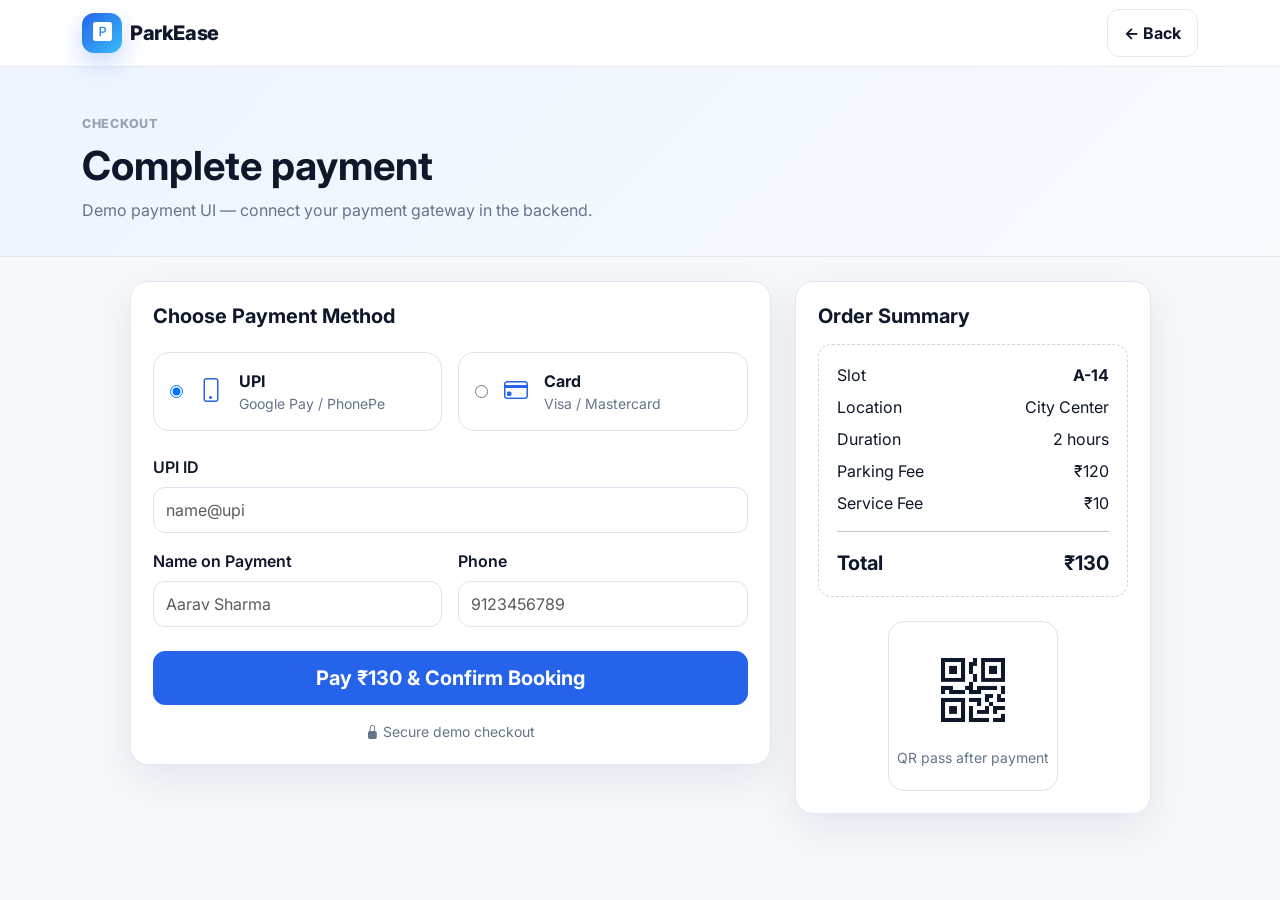
<file: Smart_Parking_Management_System_Frontend_Random_Names/payment.html>
<!doctype html>
<html lang="en"><head>
<meta charset="utf-8"><meta name="viewport" content="width=device-width,initial-scale=1">
<title>Payment — ParkEase</title>
<link href="https://fonts.googleapis.com/css2?family=Inter:wght@400;500;600;700;800&display=swap" rel="stylesheet">
<link href="https://cdn.jsdelivr.net/npm/bootstrap@5.3.3/dist/css/bootstrap.min.css" rel="stylesheet">
<link href="https://cdn.jsdelivr.net/npm/bootstrap-icons@1.11.3/font/bootstrap-icons.css" rel="stylesheet">
<link rel="stylesheet" href="assets/css/style.css">
</head><body>
<nav class="navbar navbar-custom"><div class="container"><a class="navbar-brand d-flex align-items-center gap-2" href="index.html"><span class="brand-mark"><i class="bi bi-p-square-fill"></i></span><span class="brand-text">ParkEase</span></a><a href="booking.html" class="btn btn-outline-custom">← Back</a></div></nav>
<section class="page-header"><div class="container"><div class="small-label">Checkout</div><h1 class="fw-bold mt-2 mb-2">Complete payment</h1><p class="text-muted-custom mb-0">Demo payment UI — connect your payment gateway in the backend.</p></div></section>
<main class="container py-4"><div class="row g-4 justify-content-center">
<div class="col-lg-7"><div class="panel"><h5 class="fw-bold mb-4">Choose Payment Method</h5>
<div class="row g-3 mb-4">
<div class="col-md-6"><label class="border rounded-4 p-3 w-100 d-flex gap-3 align-items-center"><input type="radio" name="pm" checked><span><i class="bi bi-phone fs-4 text-primary-custom"></i></span><span><strong>UPI</strong><small class="d-block text-muted-custom">Google Pay / PhonePe</small></span></label></div>
<div class="col-md-6"><label class="border rounded-4 p-3 w-100 d-flex gap-3 align-items-center"><input type="radio" name="pm"><span><i class="bi bi-credit-card fs-4 text-primary-custom"></i></span><span><strong>Card</strong><small class="d-block text-muted-custom">Visa / Mastercard</small></span></label></div>
</div>
<label class="form-label fw-semibold">UPI ID</label><input class="form-control mb-3" placeholder="name@upi">
<div class="row g-3"><div class="col-md-6"><label class="form-label fw-semibold">Name on Payment</label><input class="form-control" placeholder="Aarav Sharma"></div><div class="col-md-6"><label class="form-label fw-semibold">Phone</label><input class="form-control" placeholder="9123456789"></div></div>
<button class="btn btn-primary-custom btn-lg w-100 mt-4" data-demo-action="Payment successful. Booking PK-2026-09188 confirmed.">Pay ₹130 & Confirm Booking</button>
<p class="text-center small text-muted-custom mt-3 mb-0"><i class="bi bi-lock-fill"></i> Secure demo checkout</p>
</div></div>
<div class="col-lg-4"><div class="panel"><h5 class="fw-bold mb-3">Order Summary</h5><div class="invoice-box"><div class="d-flex justify-content-between mb-2"><span>Slot</span><strong>A-14</strong></div><div class="d-flex justify-content-between mb-2"><span>Location</span><span>City Center</span></div><div class="d-flex justify-content-between mb-2"><span>Duration</span><span>2 hours</span></div><div class="d-flex justify-content-between mb-2"><span>Parking Fee</span><span>₹120</span></div><div class="d-flex justify-content-between"><span>Service Fee</span><span>₹10</span></div><hr><div class="d-flex justify-content-between fs-5"><strong>Total</strong><strong>₹130</strong></div></div>
<div class="qr-box mt-4"><div class="text-center"><i class="bi bi-qr-code" style="font-size:64px"></i><div class="small mt-2 text-muted-custom">QR pass after payment</div></div></div>
</div></div></div></main>
<script src="https://cdn.jsdelivr.net/npm/bootstrap@5.3.3/dist/js/bootstrap.bundle.min.js"></script><script src="assets/js/app.js"></script></body></html>
</file>
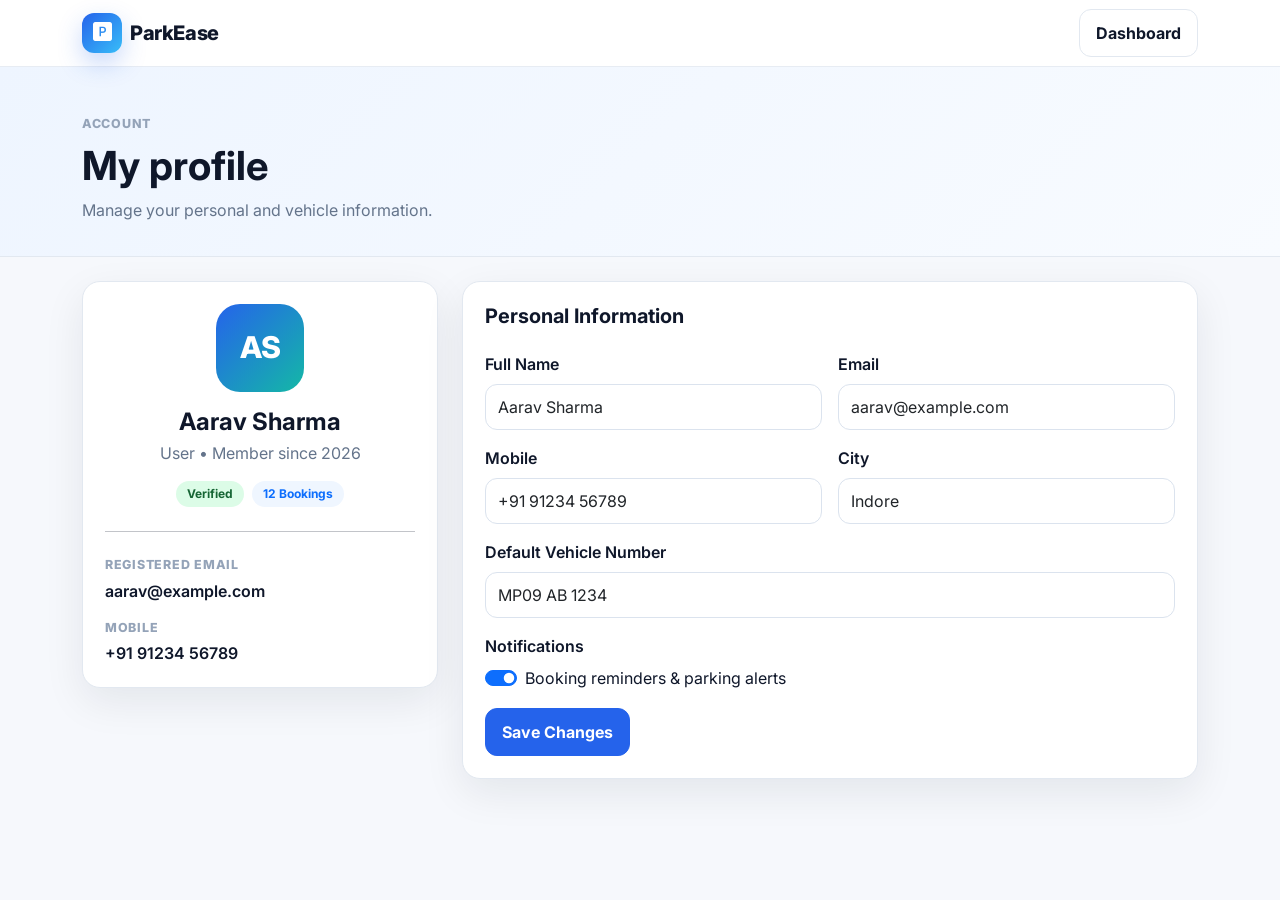
<file: Smart_Parking_Management_System_Frontend_Random_Names/profile.html>
<!doctype html>
<html lang="en"><head>
<meta charset="utf-8"><meta name="viewport" content="width=device-width,initial-scale=1">
<title>Profile — ParkEase</title>
<link href="https://fonts.googleapis.com/css2?family=Inter:wght@400;500;600;700;800&display=swap" rel="stylesheet">
<link href="https://cdn.jsdelivr.net/npm/bootstrap@5.3.3/dist/css/bootstrap.min.css" rel="stylesheet">
<link href="https://cdn.jsdelivr.net/npm/bootstrap-icons@1.11.3/font/bootstrap-icons.css" rel="stylesheet">
<link rel="stylesheet" href="assets/css/style.css">
</head><body>
<nav class="navbar navbar-custom"><div class="container"><a class="navbar-brand d-flex align-items-center gap-2" href="index.html"><span class="brand-mark"><i class="bi bi-p-square-fill"></i></span><span class="brand-text">ParkEase</span></a><a href="dashboard.html" class="btn btn-outline-custom">Dashboard</a></div></nav>
<section class="page-header"><div class="container"><div class="small-label">Account</div><h1 class="fw-bold mt-2 mb-2">My profile</h1><p class="text-muted-custom mb-0">Manage your personal and vehicle information.</p></div></section>
<main class="container py-4"><div class="row g-4">
<div class="col-lg-4"><div class="panel text-center"><div class="profile-avatar mx-auto mb-3">AS</div><h4 class="fw-bold mb-1">Aarav Sharma</h4><p class="text-muted-custom">User • Member since 2026</p><div class="d-flex justify-content-center gap-2 mt-3"><span class="badge badge-soft badge-available">Verified</span><span class="badge badge-soft bg-soft text-primary">12 Bookings</span></div><hr class="my-4"><div class="text-start"><div class="small-label">Registered Email</div><div class="fw-semibold mt-1">aarav@example.com</div><div class="small-label mt-3">Mobile</div><div class="fw-semibold mt-1">+91 91234 56789</div></div></div></div>
<div class="col-lg-8"><div class="panel"><h5 class="fw-bold mb-4">Personal Information</h5><form onsubmit="event.preventDefault();alert('Profile updated successfully!')"><div class="row g-3">
<div class="col-md-6"><label class="form-label fw-semibold">Full Name</label><input class="form-control" value="Aarav Sharma"></div>
<div class="col-md-6"><label class="form-label fw-semibold">Email</label><input class="form-control" value="aarav@example.com" type="email"></div>
<div class="col-md-6"><label class="form-label fw-semibold">Mobile</label><input class="form-control" value="+91 91234 56789"></div>
<div class="col-md-6"><label class="form-label fw-semibold">City</label><input class="form-control" value="Indore"></div>
<div class="col-12"><label class="form-label fw-semibold">Default Vehicle Number</label><input class="form-control" value="MP09 AB 1234"></div>
<div class="col-12"><label class="form-label fw-semibold">Notifications</label><div class="form-check form-switch"><input class="form-check-input" type="checkbox" checked><label class="form-check-label">Booking reminders & parking alerts</label></div></div>
<div class="col-12"><button class="btn btn-primary-custom">Save Changes</button></div>
</div></form></div></div>
</div></main>
<script src="assets/js/app.js"></script></body></html>
</file>
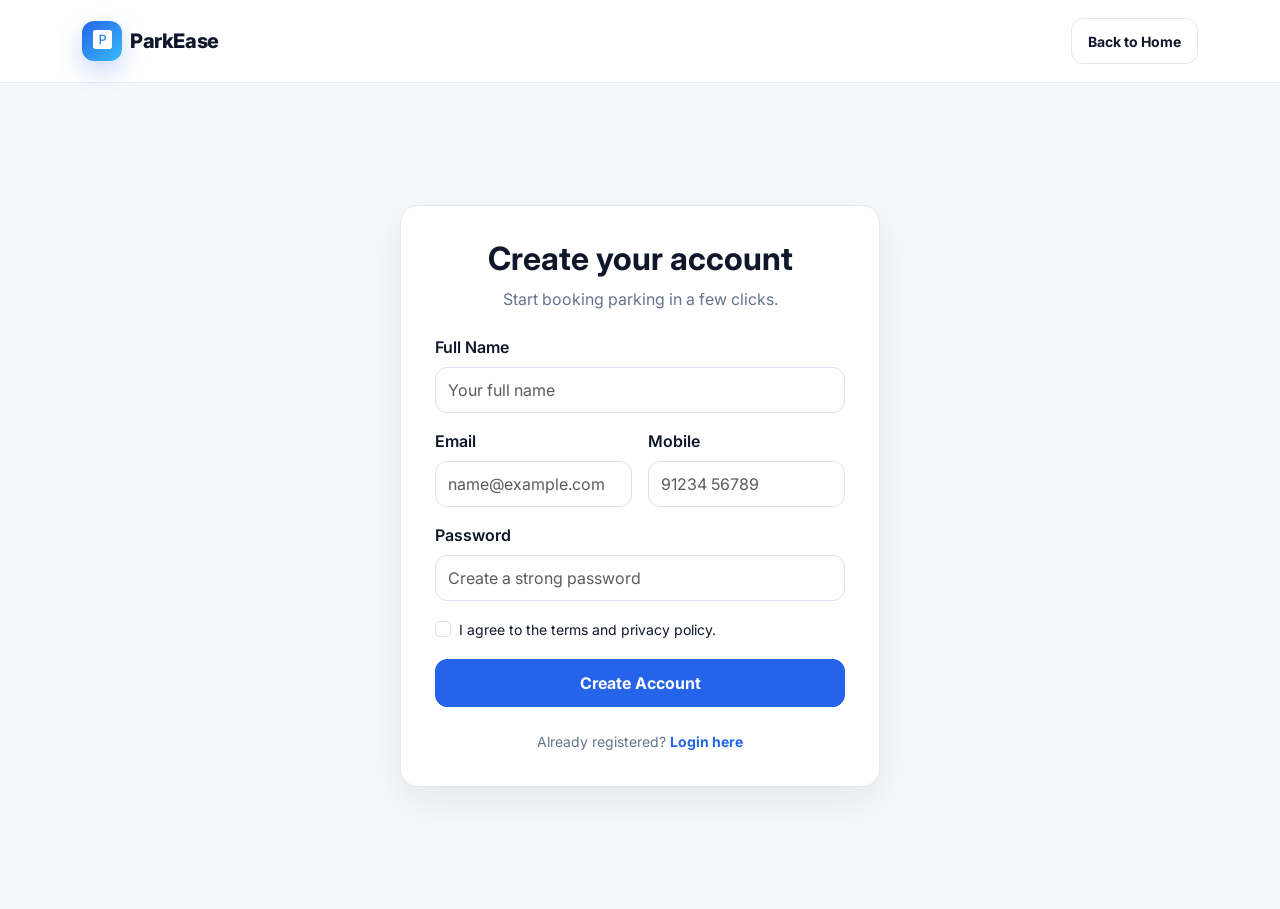
<file: Smart_Parking_Management_System_Frontend_Random_Names/register.html>
<!doctype html>
<html lang="en"><head>
<meta charset="utf-8"><meta name="viewport" content="width=device-width,initial-scale=1">
<title>Register — ParkEase</title>
<link href="https://fonts.googleapis.com/css2?family=Inter:wght@400;500;600;700;800&display=swap" rel="stylesheet">
<link href="https://cdn.jsdelivr.net/npm/bootstrap@5.3.3/dist/css/bootstrap.min.css" rel="stylesheet">
<link href="https://cdn.jsdelivr.net/npm/bootstrap-icons@1.11.3/font/bootstrap-icons.css" rel="stylesheet">
<link rel="stylesheet" href="assets/css/style.css">
</head><body>
<nav class="navbar navbar-custom"><div class="container py-2">
<a class="navbar-brand d-flex align-items-center gap-2" href="index.html"><span class="brand-mark"><i class="bi bi-p-square-fill"></i></span><span class="brand-text">ParkEase</span></a>
<a href="index.html" class="btn btn-outline-custom btn-sm">Back to Home</a>
</div></nav>
<main class="auth-wrap"><div class="container"><div class="auth-card">
<div class="text-center mb-4"><h2 class="fw-bold">Create your account</h2><p class="text-muted-custom">Start booking parking in a few clicks.</p></div>
<form onsubmit="event.preventDefault();window.location.href='dashboard.html'">
<div class="row g-3">
<div class="col-12"><label class="form-label fw-semibold">Full Name</label><input class="form-control" required placeholder="Your full name"></div>
<div class="col-md-6"><label class="form-label fw-semibold">Email</label><input type="email" class="form-control" required placeholder="name@example.com"></div>
<div class="col-md-6"><label class="form-label fw-semibold">Mobile</label><input type="tel" class="form-control" required placeholder="91234 56789"></div>
<div class="col-12"><label class="form-label fw-semibold">Password</label><input type="password" class="form-control" required placeholder="Create a strong password"></div>
<div class="col-12"><label class="form-check"><input class="form-check-input" type="checkbox" required><span class="form-check-label small">I agree to the terms and privacy policy.</span></label></div>
<div class="col-12"><button class="btn btn-primary-custom w-100">Create Account</button></div>
</div>
</form>
<div class="text-center small text-muted-custom mt-4">Already registered? <a href="login.html" class="fw-bold text-primary-custom">Login here</a></div>
</div></div></main>
<script src="https://cdn.jsdelivr.net/npm/bootstrap@5.3.3/dist/js/bootstrap.bundle.min.js"></script>
<script src="assets/js/app.js"></script></body></html>
</file>
<file: Smart_Parking_Management_System_Frontend_Random_Names/assets/css/style.css>
:root{
  --primary:#2563eb;
  --primary-dark:#1d4ed8;
  --secondary:#0f172a;
  --accent:#14b8a6;
  --success:#16a34a;
  --warning:#f59e0b;
  --danger:#ef4444;
  --muted:#64748b;
  --light:#f8fafc;
  --border:#e2e8f0;
  --white:#ffffff;
  --shadow:0 14px 40px rgba(15,23,42,.08);
  --radius:18px;
}
*{box-sizing:border-box}
html{scroll-behavior:smooth}
body{
  margin:0;
  font-family:"Inter",system-ui,-apple-system,BlinkMacSystemFont,"Segoe UI",sans-serif;
  background:#f6f8fc;
  color:#0f172a;
}
a{text-decoration:none}
.text-primary-custom{color:var(--primary)}
.text-muted-custom{color:var(--muted)}
.bg-soft{background:#eff6ff}
.navbar-custom{
  background:rgba(255,255,255,.95);
  backdrop-filter:blur(12px);
  border-bottom:1px solid rgba(226,232,240,.8);
  position:sticky;top:0;z-index:1000;
}
.brand-mark{
  width:40px;height:40px;border-radius:12px;
  display:inline-flex;align-items:center;justify-content:center;
  background:linear-gradient(135deg,var(--primary),#38bdf8);
  color:#fff;font-size:19px;box-shadow:0 10px 25px rgba(37,99,235,.25)
}
.brand-text{font-weight:800;letter-spacing:-.4px;color:var(--secondary)}
.nav-link{font-weight:600;color:#475569!important}
.nav-link:hover{color:var(--primary)!important}
.btn-primary-custom{
  background:var(--primary);border-color:var(--primary);
  color:#fff;font-weight:700;border-radius:12px;padding:.7rem 1rem
}
.btn-primary-custom:hover{background:var(--primary-dark);border-color:var(--primary-dark);color:#fff}
.btn-outline-custom{
  border:1px solid var(--border);color:#0f172a;font-weight:700;
  border-radius:12px;padding:.7rem 1rem;background:#fff
}
.btn-outline-custom:hover{background:#f8fafc;color:var(--primary)}
.hero{
  min-height:75vh;display:flex;align-items:center;
  background:
    radial-gradient(circle at 15% 20%, rgba(37,99,235,.12), transparent 28%),
    radial-gradient(circle at 90% 30%, rgba(20,184,166,.12), transparent 25%),
    linear-gradient(180deg,#fff 0%,#f7fbff 100%);
}
.hero-title{font-size:clamp(2.6rem,5vw,4.6rem);line-height:1.05;font-weight:850;letter-spacing:-2px}
.hero-subtitle{font-size:1.1rem;color:#64748b;max-width:650px}
.hero-card{
  background:rgba(255,255,255,.92);border:1px solid rgba(226,232,240,.9);
  border-radius:24px;box-shadow:var(--shadow);padding:22px
}
.stats-strip{margin-top:-52px;position:relative;z-index:2}
.stat-card,.panel,.feature-card,.slot-card,.booking-card,.table-card,.auth-card{
  background:#fff;border:1px solid var(--border);border-radius:var(--radius);box-shadow:var(--shadow)
}
.stat-card{padding:22px;height:100%}
.stat-icon{
  width:48px;height:48px;border-radius:14px;background:#eff6ff;color:var(--primary);
  display:flex;align-items:center;justify-content:center;font-size:20px
}
.stat-value{font-size:1.7rem;font-weight:800;margin:8px 0 2px}
.section-pad{padding:80px 0}
.section-title{font-weight:800;letter-spacing:-.7px}
.feature-card{padding:25px;height:100%;transition:transform .2s ease,box-shadow .2s ease}
.feature-card:hover{transform:translateY(-4px);box-shadow:0 18px 44px rgba(15,23,42,.11)}
.feature-icon{
  width:54px;height:54px;border-radius:15px;display:flex;align-items:center;justify-content:center;
  background:#eff6ff;color:var(--primary);font-size:22px
}
.footer{background:#0b1220;color:#cbd5e1;padding:55px 0}
.footer a{color:#cbd5e1}.footer a:hover{color:#fff}
.page-header{
  background:linear-gradient(135deg,#eef5ff,#f8fbff);
  padding:48px 0 34px;border-bottom:1px solid var(--border)
}
.form-control,.form-select{
  border-radius:12px;border:1px solid #dbe3ee;min-height:46px
}
.form-control:focus,.form-select:focus{
  border-color:#93c5fd;box-shadow:0 0 0 .2rem rgba(37,99,235,.1)
}
.auth-wrap{min-height:calc(100vh - 74px);display:flex;align-items:center;padding:50px 0}
.auth-card{max-width:480px;margin:auto;padding:34px}
.password-toggle{cursor:pointer;color:#64748b}
.badge-soft{border-radius:999px;padding:.45rem .7rem;font-weight:700;font-size:.75rem}
.badge-available{background:#dcfce7;color:#166534}
.badge-occupied{background:#fee2e2;color:#991b1b}
.badge-reserved{background:#fef3c7;color:#92400e}
.sidebar{
  background:#0f172a;color:#cbd5e1;min-height:calc(100vh - 73px);
  position:sticky;top:73px
}
.sidebar a{
  color:#cbd5e1;padding:12px 14px;border-radius:12px;display:flex;align-items:center;gap:10px;
  font-weight:600;margin-bottom:6px
}
.sidebar a:hover,.sidebar a.active{background:rgba(255,255,255,.08);color:#fff}
.dashboard-grid{display:grid;grid-template-columns:1.7fr 1fr;gap:20px}
.panel{padding:22px}
.slot-grid{display:grid;grid-template-columns:repeat(4,1fr);gap:14px}
.slot-card{padding:14px;cursor:pointer;transition:.2s;border:2px solid transparent}
.slot-card:hover{transform:translateY(-2px)}
.slot-card.selected{border-color:var(--primary);background:#eff6ff}
.slot-card.disabled{opacity:.65;cursor:not-allowed}
.slot-top{display:flex;align-items:center;justify-content:space-between}
.slot-no{font-weight:800;font-size:1.1rem}
.slot-meta{font-size:.78rem;color:var(--muted);margin-top:7px}
.map-placeholder{
  min-height:420px;border-radius:18px;border:1px dashed #cbd5e1;
  background:
    linear-gradient(90deg,rgba(148,163,184,.12) 1px,transparent 1px) 0 0/30px 30px,
    linear-gradient(rgba(148,163,184,.12) 1px,transparent 1px) 0 0/30px 30px,#f8fafc;
  position:relative;overflow:hidden
}
.parking-lot{
  position:absolute;inset:30px;border:4px solid #cbd5e1;border-radius:20px;
}
.map-spot{
  position:absolute;width:52px;height:74px;border-radius:10px;
  border:2px solid #94a3b8;background:#fff;display:flex;align-items:center;justify-content:center;
  font-size:.72rem;font-weight:800
}
.map-spot.avail{background:#dcfce7;border-color:#86efac;color:#166534}
.map-spot.occ{background:#fee2e2;border-color:#fca5a5;color:#991b1b}
.map-spot.res{background:#fef3c7;border-color:#fde68a;color:#92400e}
.kpi{padding:18px;background:#f8fafc;border-radius:14px;border:1px solid var(--border)}
.timeline{position:relative;margin-left:10px;padding-left:28px}
.timeline:before{content:"";position:absolute;left:0;top:4px;bottom:4px;width:2px;background:#e2e8f0}
.timeline-item{position:relative;margin-bottom:22px}
.timeline-dot{position:absolute;left:-34px;top:1px;width:14px;height:14px;border-radius:50%;background:var(--primary);border:3px solid #dbeafe}
.table-card{overflow:hidden}
.table-card table{margin:0}
.profile-avatar{
  width:88px;height:88px;border-radius:24px;display:flex;align-items:center;justify-content:center;
  background:linear-gradient(135deg,#2563eb,#14b8a6);color:#fff;font-size:30px;font-weight:800
}
.progress{height:10px;border-radius:999px;background:#e2e8f0}
.progress-bar{border-radius:999px}
.alert-soft{background:#eff6ff;border:1px solid #bfdbfe;color:#1e3a8a;border-radius:14px}
.qr-box{
  width:170px;height:170px;margin:auto;border:1px solid #dbe3ee;border-radius:16px;
  display:flex;align-items:center;justify-content:center;background:#fff
}
.invoice-box{border:1px dashed #cbd5e1;border-radius:14px;padding:18px}
.empty-state{text-align:center;padding:50px 20px;color:var(--muted)}
.small-label{font-size:.78rem;text-transform:uppercase;letter-spacing:.06em;color:#94a3b8;font-weight:800}
@media (max-width:991px){
  .dashboard-grid{grid-template-columns:1fr}
  .sidebar{position:static;min-height:auto}
  .slot-grid{grid-template-columns:repeat(2,1fr)}
}
@media (max-width:575px){
  .hero-title{letter-spacing:-1.2px}
  .slot-grid{grid-template-columns:repeat(1,1fr)}
  .auth-card{padding:24px}
}
</file>
